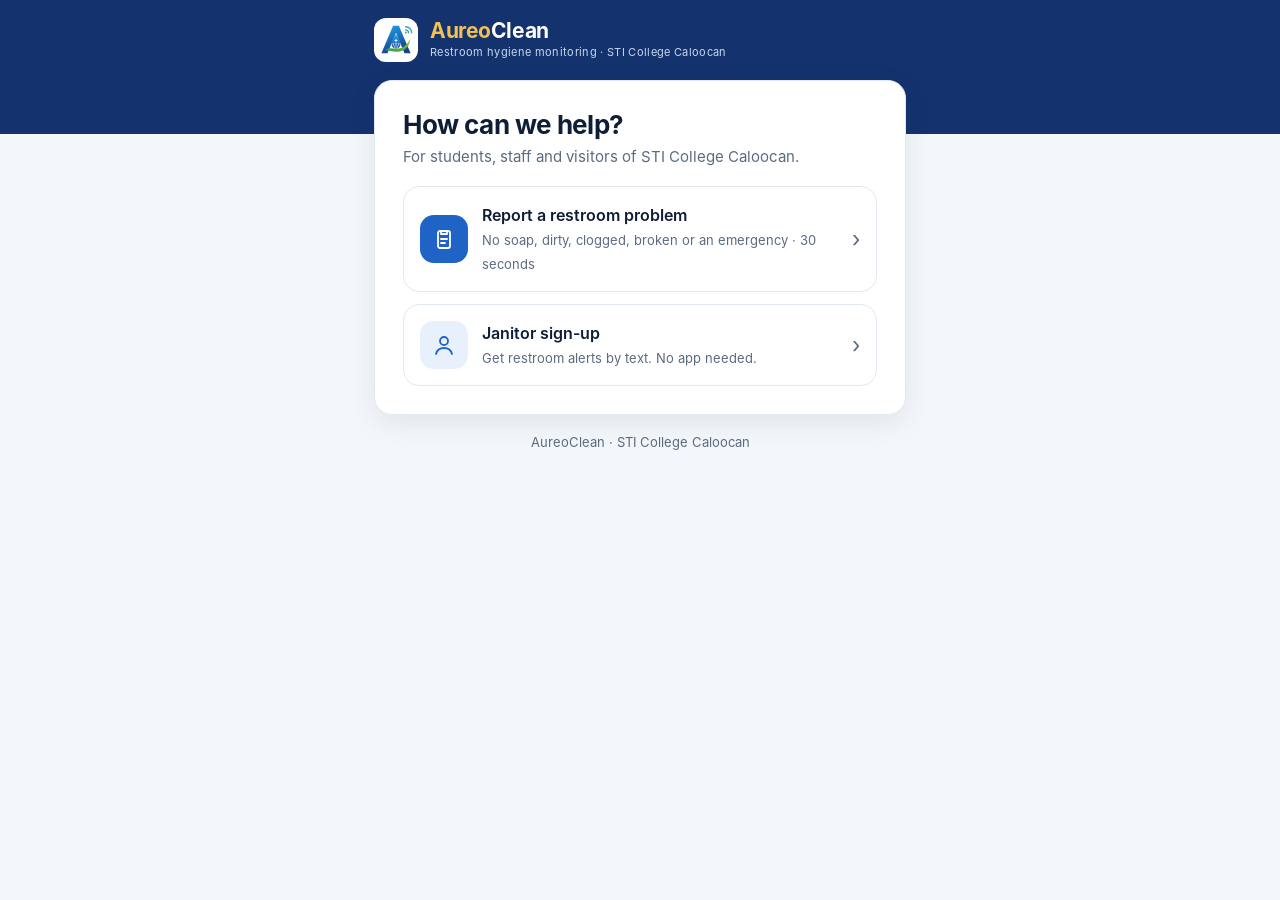
<file: docs/index.html>
<!doctype html>
<html lang="en">
<head>
<meta charset="utf-8">
<meta name="viewport" content="width=device-width, initial-scale=1">
<meta name="referrer" content="no-referrer">
<meta http-equiv="Content-Security-Policy"
      content="default-src 'none'; style-src 'self'; img-src 'self'; font-src 'self'; base-uri 'none'; form-action 'none'">
<title>AureoClean</title>
<link rel="icon" href="assets/icon.png">
<link rel="stylesheet" href="assets/style.css">
</head>
<body>
<header class="top"><div class="inner">
  <div class="mark"><img src="assets/logo.svg" alt=""></div>
  <div><div class="word"><span>Aureo</span>Clean</div><div class="tagline">Restroom hygiene monitoring · STI College Caloocan</div></div>
</div></header>
<main class="narrow">
  <section class="card">
    <h1>How can we help?</h1>
    <p class="lead">For students, staff and visitors of STI College Caloocan.</p>
    <nav class="actions" aria-label="Choose">
      <a class="action primary" href="report/"><span class="ic"><svg viewBox="0 0 24 24" fill="none" stroke="currentColor" stroke-width="1.8" stroke-linecap="round" stroke-linejoin="round" aria-hidden="true"><rect x="6" y="4" width="12" height="17" rx="2"/><path d="M9 4h6v3H9zM9 12h6M9 16h4"/></svg></span>
        <span><b>Report a restroom problem</b><small>No soap, dirty, clogged, broken or an emergency · 30 seconds</small></span><span class="chev" aria-hidden="true">›</span></a>
      <a class="action" href="login/"><span class="ic"><svg viewBox="0 0 24 24" fill="none" stroke="currentColor" stroke-width="1.8" stroke-linecap="round" stroke-linejoin="round" aria-hidden="true"><circle cx="12" cy="8" r="4"/><path d="M4 21c1-4 4.3-6 8-6s7 2 8 6"/></svg></span>
        <span><b>Janitor sign-up</b><small>Get restroom alerts by text. No app needed.</small></span><span class="chev" aria-hidden="true">›</span></a>
    </nav>
  </section>
  <footer>AureoClean · STI College Caloocan</footer>
</main>
</body>
</html>
</file>
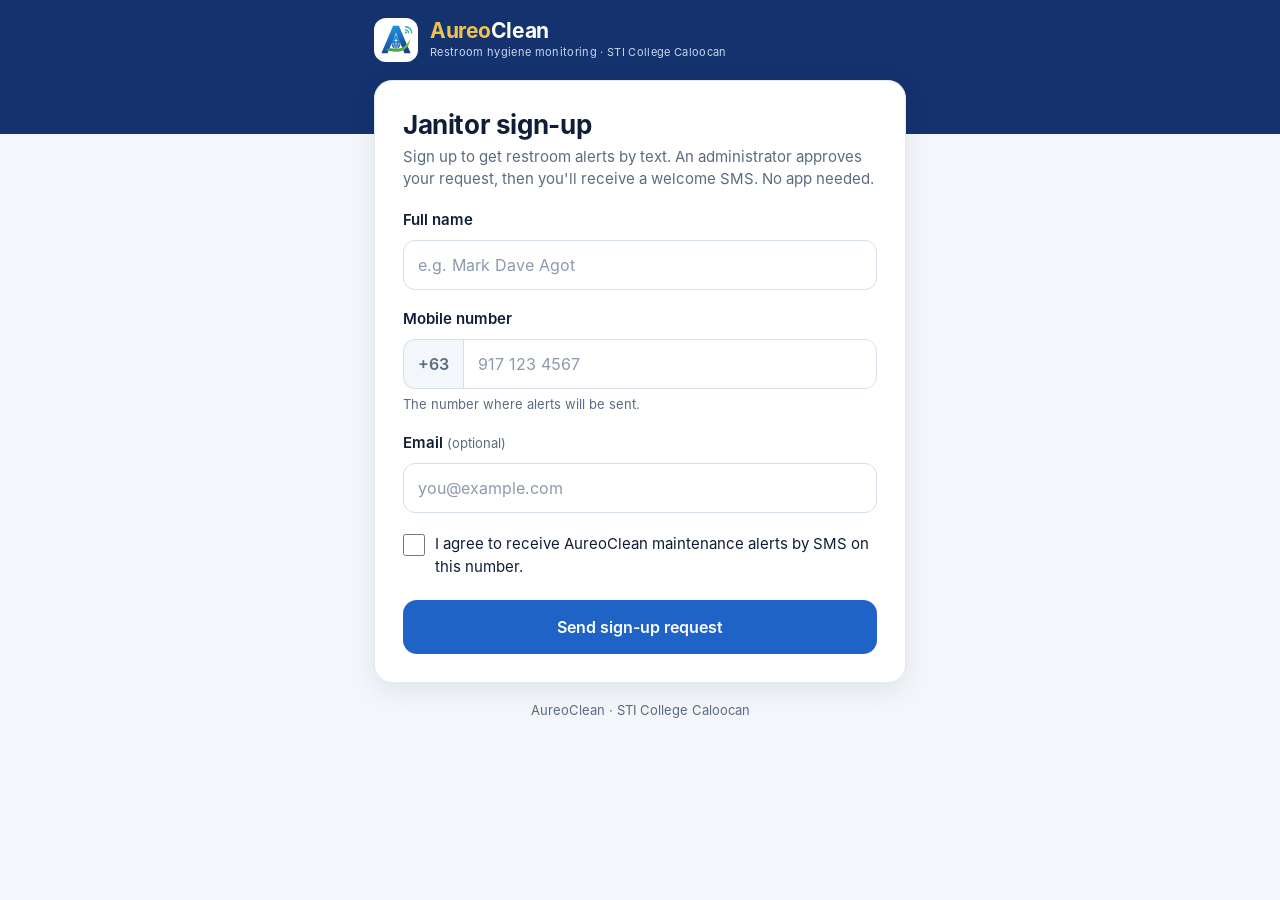
<file: docs/login/index.html>
<!doctype html>
<html lang="en">
<head>
<meta charset="utf-8">
<meta name="viewport" content="width=device-width, initial-scale=1">
<meta name="robots" content="noindex, nofollow">
<meta name="referrer" content="no-referrer">
<meta http-equiv="Content-Security-Policy"
      content="default-src 'none'; script-src 'self' 'unsafe-inline'; style-src 'self'; img-src 'self'; connect-src https://firestore.googleapis.com; font-src 'self'; base-uri 'none'; form-action 'none'">
<title>AureoClean Janitor Sign-up</title>
<link rel="icon" href="../assets/icon.png">
<link rel="stylesheet" href="../assets/style.css">
</head>
<body>
<header class="top"><div class="inner">
  <div class="mark"><img src="../assets/logo.svg" alt=""></div>
  <div><div class="word"><span>Aureo</span>Clean</div><div class="tagline">Restroom hygiene monitoring · STI College Caloocan</div></div>
</div></header>
<a class="skip" href="#name">Skip to the form</a>
<main class="narrow">

  <section class="card" id="form-card" aria-labelledby="t">
    <h1 id="t">Janitor sign-up</h1>
    <p class="lead">Sign up to get restroom alerts by text. An administrator approves your request, then you'll
      receive a welcome SMS. No app needed.</p>
    <form id="form" novalidate>
      <label class="label" for="name">Full name</label>
      <input id="name" type="text" autocomplete="name" maxlength="80" required placeholder="e.g. Mark Dave Agot">

      <label class="label" for="phone">Mobile number</label>
      <div class="phone">
        <span aria-hidden="true">+63</span>
        <input id="phone" type="tel" inputmode="numeric" autocomplete="tel-national" maxlength="13" required
               placeholder="917 123 4567" aria-describedby="phone-hint">
      </div>
      <div class="hint" id="phone-hint">The number where alerts will be sent.</div>

      <label class="label" for="email">Email <span class="opt">(optional)</span></label>
      <input id="email" type="email" autocomplete="email" maxlength="254" placeholder="you@example.com">

      <div class="trap" aria-hidden="true">
        <label for="website">Leave this empty</label>
        <input id="website" type="text" tabindex="-1" autocomplete="off">
      </div>

      <label class="consent">
        <input id="consent" type="checkbox">
        <span>I agree to receive AureoClean maintenance alerts by SMS on this number.</span>
      </label>

      <button class="btn" id="submit" type="submit">Send sign-up request</button>
      <div id="msg" class="msg" role="alert" aria-live="assertive"></div>
    </form>
  </section>

  <section class="card done" id="done-card" hidden aria-live="polite">
    <div class="tick"><svg viewBox="0 0 24 24" fill="none" stroke="currentColor" stroke-width="2.6" stroke-linecap="round" stroke-linejoin="round" aria-hidden="true"><path d="m5 12 5 5 9-10"/></svg></div>
    <h1>Request sent!</h1>
    <p class="lead">Thank you. Here's what happens next:</p>
    <ol>
      <li>An administrator reviews your request.</li>
      <li>Once approved, you'll get a <b>welcome text</b> on <b id="done-phone"></b>.</li>
      <li>After that, restroom alerts arrive by SMS.</li>
    </ol>
  </section>

  <section class="card" id="used-card" hidden>
    <h1>This device already sent a sign-up</h1>
    <p class="lead">Each phone or computer can send one sign-up request. If you need to change your details,
      ask an administrator.</p>
    <a class="btn ghost" href="../report/">Report a restroom problem instead</a>
  </section>

  <footer>AureoClean · STI College Caloocan</footer>
</main>

<script src="../assets/config.js"></script>
<script src="../assets/aureo.js"></script>
<script>
(function () {
  "use strict";
  var A = window.Aureo;
  var form = document.getElementById("form"), msg = document.getElementById("msg"), btn = document.getElementById("submit");

  function show(id) {
    ["form-card", "done-card", "used-card"].forEach(function (c) { document.getElementById(c).hidden = c !== id; });
  }
  if (A.store.get("aureoclean.signedUp")) show("used-card");

  function showError(text) { msg.textContent = text; msg.className = "msg error"; }
  form.addEventListener("input", function () { msg.className = "msg"; });

  form.addEventListener("submit", function (ev) {
    ev.preventDefault();
    var name = document.getElementById("name").value.replace(/\s+/g, " ").trim();
    var phone = A.normalizePhone(document.getElementById("phone").value);
    var email = document.getElementById("email").value.trim().toLowerCase();
    if (name.length < 2) return showError("Please enter your full name.");
    if (!phone) return showError("Enter a valid mobile number, e.g. 917 123 4567.");
    if (email && !/^[^@\s]+@[^@\s]+\.[^@\s]{2,}$/.test(email)) return showError("That email doesn't look right.");
    if (!document.getElementById("consent").checked) return showError("Please tick the box to agree to receive SMS alerts.");

    function done() {
      A.store.set("aureoclean.signedUp", "1");
      document.getElementById("done-phone").textContent = A.prettyPhone(phone);
      show("done-card");
    }
    if (document.getElementById("website").value) return done(); // bot trap: pretend success

    var device = A.deviceId();
    var fields = { fullName: A.v.str(name), phone: A.v.str(phone), consent: A.v.bool(true),
                   source: A.v.str("web"), deviceId: A.v.str(device) };
    if (email) fields.email = A.v.str(email);

    btn.disabled = true; btn.textContent = "Sending…";
    A.store.set("aureoclean.signupTried", "1");
    A.createDoc("aureoWebSignups", device, fields).then(function (r) {
      btn.disabled = false; btn.textContent = "Send sign-up request";
      if (r.ok) return done();
      // The sign-up's ID is this device's ID: a second one is refused by the database.
      if (r.status === 409 || /ALREADY_EXISTS|FAILED_PRECONDITION/.test(r.text) ||
          (r.status === 403 && A.store.get("aureoclean.signupTried"))) {
        A.store.set("aureoclean.signedUp", "1");
        return show("used-card");
      }
      if (r.status === 0) return showError("No internet connection. Check your data or Wi-Fi and try again.");
      if (r.status === 429) return showError("Too many requests right now. Please try again in a minute.");
      showError("Couldn't send your request (error " + r.status + "). Please try again." + A.reason(r));
    });
  });
})();
</script>
</body>
</html>
</file>
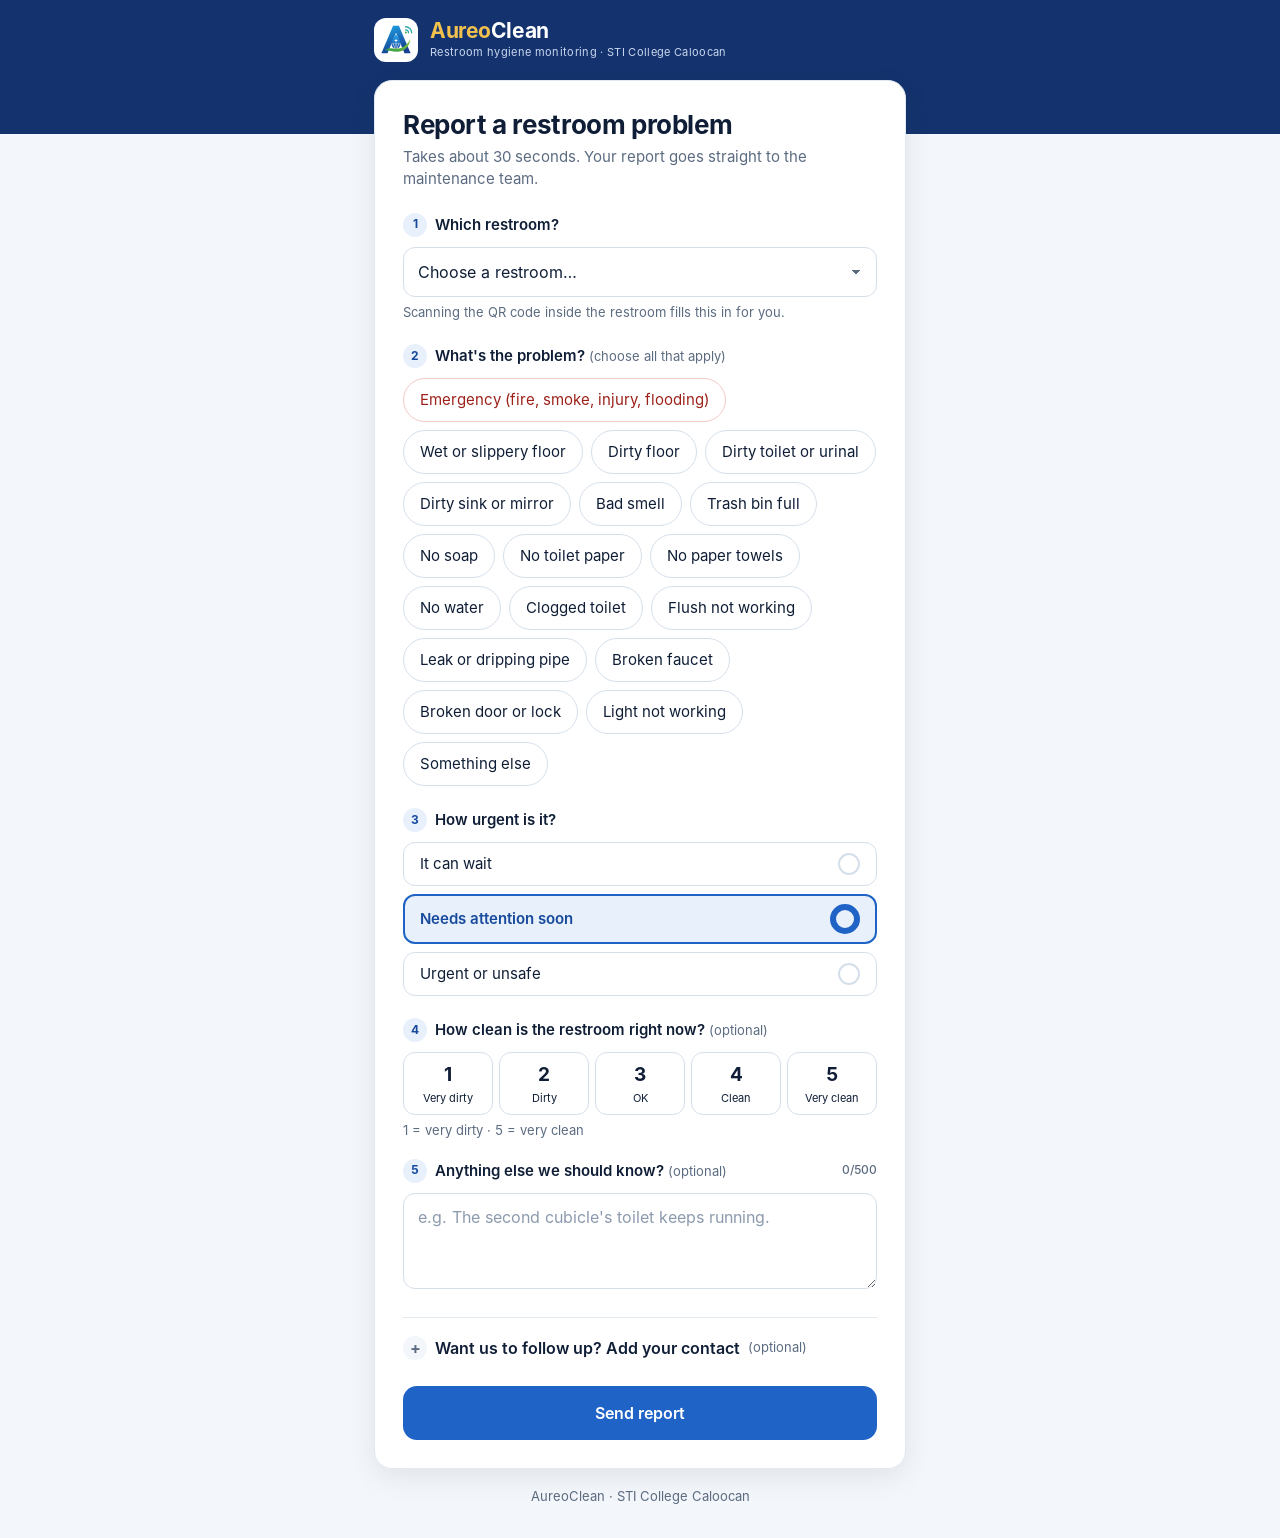
<file: docs/report/index.html>
<!doctype html>
<html lang="en">
<head>
<meta charset="utf-8">
<meta name="viewport" content="width=device-width, initial-scale=1">
<meta name="referrer" content="no-referrer">
<meta http-equiv="Content-Security-Policy"
      content="default-src 'none'; script-src 'self' 'unsafe-inline'; style-src 'self'; img-src 'self'; connect-src 'self' https://firestore.googleapis.com; font-src 'self'; base-uri 'none'; form-action 'none'">
<title>Report a Restroom Problem · AureoClean</title>
<link rel="icon" href="../assets/icon.png">
<link rel="stylesheet" href="../assets/style.css">
</head>
<body>
<header class="top"><div class="inner">
  <div class="mark"><img src="../assets/logo.svg" alt=""></div>
  <div><div class="word"><span>Aureo</span>Clean</div><div class="tagline">Restroom hygiene monitoring · STI College Caloocan</div></div>
</div></header>
<a class="skip" href="#issues-fs">Skip to the questions</a>
<main>

  <section class="card" id="form-card" aria-labelledby="t">
    <h1 id="t">Report a restroom problem</h1>
    <p class="lead">Takes about 30 seconds. Your report goes straight to the maintenance team.</p>

    <form id="form" novalidate>
      <!-- 1. Where -->
      <fieldset>
        <legend><span class="n">1</span>Which restroom?</legend>
        <div class="place" id="place-fixed" hidden>
          <span class="where"><svg viewBox="0 0 24 24" fill="none" stroke="currentColor" stroke-width="2" stroke-linecap="round" stroke-linejoin="round" aria-hidden="true"><path d="M12 21s-7-6.2-7-11a7 7 0 0 1 14 0c0 4.8-7 11-7 11z"/><circle cx="12" cy="10" r="2.5"/></svg><b id="place-name"></b></span>
          <button type="button" class="linkbtn" id="place-change">Change</button>
        </div>
        <div id="place-pick">
          <label class="skip" for="location">Restroom</label>
          <select id="location" aria-describedby="loc-hint"></select>
          <input id="location-other" type="text" maxlength="60" placeholder="Type the location, e.g. 4th floor near the library"
                 aria-label="Other location" hidden>
          <div class="hint" id="loc-hint">Scanning the QR code inside the restroom fills this in for you.</div>
        </div>
      </fieldset>

      <!-- 2. What -->
      <fieldset id="issues-fs">
        <legend><span class="n">2</span>What's the problem? <span class="opt">(choose all that apply)</span></legend>
        <div class="choices" id="issues"></div>
        <div class="alert danger" id="emergency-note" hidden role="alert">
          <b>If anyone is in danger, tell the guard or call 911 now.</b> This report also alerts the
          maintenance team immediately.
        </div>
      </fieldset>

      <!-- 3. How urgent -->
      <fieldset>
        <legend><span class="n">3</span>How urgent is it?</legend>
        <div class="choices stack" id="urgency"></div>
      </fieldset>

      <!-- 4. Cleanliness rating -->
      <fieldset>
        <legend><span class="n">4</span>How clean is the restroom right now? <span class="opt">(optional)</span></legend>
        <div class="rating" id="rating" role="radiogroup" aria-label="Cleanliness from 1 (very dirty) to 5 (very clean)"></div>
        <div class="hint">1 = very dirty · 5 = very clean</div>
      </fieldset>

      <!-- 5. Details -->
      <label class="label" for="details"><span class="n">5</span>Anything else we should know? <span class="opt">(optional)</span>
        <span class="counter" id="count">0/500</span></label>
      <textarea id="details" maxlength="500" placeholder="e.g. The second cubicle's toilet keeps running."></textarea>

      <!-- 6. Contact (optional) -->
      <details class="more">
        <summary>Want us to follow up? Add your contact <span class="opt">(optional)</span></summary>
        <label class="label" for="cname">Your name</label>
        <input id="cname" type="text" maxlength="60" autocomplete="name">
        <label class="label" for="cphone">Mobile number</label>
        <div class="phone">
          <span aria-hidden="true">+63</span>
          <input id="cphone" type="tel" inputmode="numeric" maxlength="13" autocomplete="tel-national" placeholder="917 123 4567">
        </div>
        <div class="hint">Only used to contact you about this report.</div>
      </details>

      <div class="trap" aria-hidden="true">
        <label for="website">Leave this empty</label>
        <input id="website" type="text" tabindex="-1" autocomplete="off">
      </div>

      <button class="btn" id="submit" type="submit">Send report</button>
      <div id="msg" class="msg" role="alert" aria-live="assertive"></div>
    </form>
  </section>

  <section class="card done" id="done-card" hidden aria-live="polite">
    <div class="tick"><svg viewBox="0 0 24 24" fill="none" stroke="currentColor" stroke-width="2.6" stroke-linecap="round" stroke-linejoin="round" aria-hidden="true"><path d="m5 12 5 5 9-10"/></svg></div>
    <h1>Thank you! Report sent.</h1>
    <p class="lead">Reference <span class="ref" id="ref"></span> · <span id="done-place"></span></p>
    <p class="lead" id="done-emergency" hidden><b>The maintenance team has been alerted.</b>
      If anyone is in danger, tell the guard or call 911.</p>
    <button class="btn ghost" type="button" id="again">Report another problem</button>
  </section>

  <footer>AureoClean · STI College Caloocan</footer>
</main>

<script src="../assets/config.js"></script>
<script src="../assets/aureo.js"></script>
<script>
(function () {
  "use strict";
  var A = window.Aureo, cfg = A.cfg;
  var $ = function (id) { return document.getElementById(id); };
  var params = new URLSearchParams(location.search);
  var qrCode = (params.get("r") || "").replace(/[^A-Za-z0-9-]/g, "").slice(0, 30);
  var source = qrCode ? "qr" : "web";
  var locations = cfg.locations || [];
  var place = null; // {code, name}

  // ---- 1. location
  var sel = $("location");
  var first = document.createElement("option"); first.value = ""; first.textContent = "Choose a restroom…"; sel.appendChild(first);
  locations.forEach(function (l) { var o = document.createElement("option"); o.value = l.code; o.textContent = l.name; sel.appendChild(o); });
  var other = document.createElement("option"); other.value = "__other"; other.textContent = "Somewhere else…"; sel.appendChild(other);
  sel.addEventListener("change", function () { $("location-other").hidden = sel.value !== "__other"; });

  function fixPlace(p) {
    place = p;
    $("place-name").textContent = p.name;
    $("place-fixed").hidden = false; $("place-pick").hidden = true;
  }
  if (qrCode) {
    var known = locations.filter(function (l) { return l.code.toUpperCase() === qrCode.toUpperCase(); })[0];
    fixPlace(known || { code: qrCode, name: (params.get("n") || qrCode).slice(0, 60) });
  }
  $("place-change").addEventListener("click", function () {
    place = null; $("place-fixed").hidden = true; $("place-pick").hidden = false; sel.focus();
  });

  // ---- 2 & 3. issues and urgency come from the shared list (issues.json)
  function choice(type, name, value, text, extra) {
    var l = document.createElement("label"); l.className = "choice" + (extra ? " " + extra : "");
    var i = document.createElement("input"); i.type = type; i.name = name; i.value = value;
    var s = document.createElement("span"); s.textContent = text;
    l.appendChild(i); l.appendChild(s); return l;
  }
  var schemaReady = fetch("../assets/issues.json", { cache: "no-cache" }).then(function (r) { return r.json(); })
    .then(function (schema) {
      schema.issues.forEach(function (it) {
        var chip = choice("checkbox", "issue", it.code, it.code === "emergency" ? "Emergency (fire, smoke, injury, flooding)" : it.label, it.code === "emergency" ? "danger" : "");
        $("issues").appendChild(chip);
      });
      schema.urgency.forEach(function (u) { $("urgency").appendChild(choice("radio", "urgency", u.code, u.label)); });
      document.querySelector('input[name=urgency][value=medium]').checked = true;
      for (var n = 1; n <= 5; n++) {
        var c = choice("radio", "rating", String(n), "");
        var num = document.createElement("b"); num.textContent = String(n);
        c.querySelector("span").appendChild(num);
        c.querySelector("span").appendChild(document.createTextNode(["Very dirty", "Dirty", "OK", "Clean", "Very clean"][n - 1]));
        c.querySelector("input").setAttribute("aria-label", n + " of 5");
        $("rating").appendChild(c);
      }
      document.querySelector('input[value=emergency]').addEventListener("change", function (e) {
        $("emergency-note").hidden = !e.target.checked;
        if (e.target.checked) document.querySelector('input[name=urgency][value=high]').checked = true;
      });
    })
    .catch(function () { showError("Couldn't load the form. Check your internet connection and reload the page."); });

  // ---- details counter
  $("details").addEventListener("input", function () { $("count").textContent = $("details").value.length + "/500"; });

  var msg = $("msg"), btn = $("submit");
  function showError(text) { msg.textContent = text; msg.className = "msg error"; msg.scrollIntoView({ block: "nearest" }); }
  $("form").addEventListener("input", function (e) { if (e.target.id !== "details") msg.className = "msg"; });

  $("form").addEventListener("submit", function (ev) {
    ev.preventDefault();
    schemaReady.then(send);
  });

  function send() {
    var loc = place;
    if (!loc) {
      if (sel.value === "__other") {
        var t = $("location-other").value.replace(/\s+/g, " ").trim();
        if (t.length < 2) return showError("Please type where the problem is.");
        loc = { code: "", name: t };
      } else if (sel.value) {
        loc = locations.filter(function (l) { return l.code === sel.value; })[0];
      } else {
        return showError("Please choose which restroom.");
      }
    }
    var issues = [].map.call(document.querySelectorAll("input[name=issue]:checked"), function (i) { return i.value; });
    if (!issues.length) return showError("Please choose at least one problem.");
    var urgency = (document.querySelector("input[name=urgency]:checked") || {}).value || "medium";
    var rating = (document.querySelector("input[name=rating]:checked") || {}).value;
    var details = $("details").value.trim().slice(0, 500);
    if (issues.indexOf("other") >= 0 && details.length < 3) return showError("Please describe the problem in “Anything else”.");
    var cname = $("cname").value.replace(/\s+/g, " ").trim().slice(0, 60);
    var cphoneRaw = $("cphone").value.trim(), cphone = cphoneRaw ? A.normalizePhone(cphoneRaw) : null;
    if (cphoneRaw && !cphone) return showError("That mobile number doesn't look right, e.g. 917 123 4567.");

    var last = parseInt(A.store.get("aureoclean.lastReport") || "0", 10);
    if (Date.now() - last < 60000 && issues.indexOf("emergency") < 0) {
      return showError("You just sent a report. Please wait a minute before sending another.");
    }

    var refId = A.randomId(20);
    function done() {
      A.store.set("aureoclean.lastReport", String(Date.now()));
      $("ref").textContent = refId.slice(0, 6).toUpperCase();
      $("done-place").textContent = loc.name;
      $("done-emergency").hidden = issues.indexOf("emergency") < 0 && urgency !== "high";
      $("form-card").hidden = true; $("done-card").hidden = false; $("done-card").focus && window.scrollTo(0, 0);
    }
    if ($("website").value) return done(); // bot trap

    var fields = { location: A.v.str(loc.name), issues: A.v.list(issues), urgency: A.v.str(urgency),
                   deviceId: A.v.str(A.deviceId()), source: A.v.str(source) };
    if (loc.code) fields.locationCode = A.v.str(loc.code);
    if (rating) fields.rating = A.v.int(rating);
    if (details) fields.details = A.v.str(details);
    if (cname) fields.contactName = A.v.str(cname);
    if (cphone) fields.contactPhone = A.v.str(cphone);

    btn.disabled = true; btn.textContent = "Sending…";
    A.createDoc("aureoPublicReports", refId, fields).then(function (r) {
      btn.disabled = false; btn.textContent = "Send report";
      if (r.ok) return done();
      if (r.status === 0) return showError("No internet connection. Check your data or Wi-Fi and try again.");
      if (r.status === 429) return showError("Too many reports right now. Please try again in a minute.");
      showError("Couldn't send the report (error " + r.status + "). Please try again." + A.reason(r));
    });
  }

  $("again").addEventListener("click", function () {
    [].forEach.call(document.querySelectorAll("input[name=issue], input[name=rating]"), function (i) { i.checked = false; });
    document.querySelector('input[name=urgency][value=medium]').checked = true;
    $("details").value = ""; $("count").textContent = "0/500"; $("emergency-note").hidden = true;
    $("done-card").hidden = true; $("form-card").hidden = false; window.scrollTo(0, 0);
  });
})();
</script>
</body>
</html>
</file>
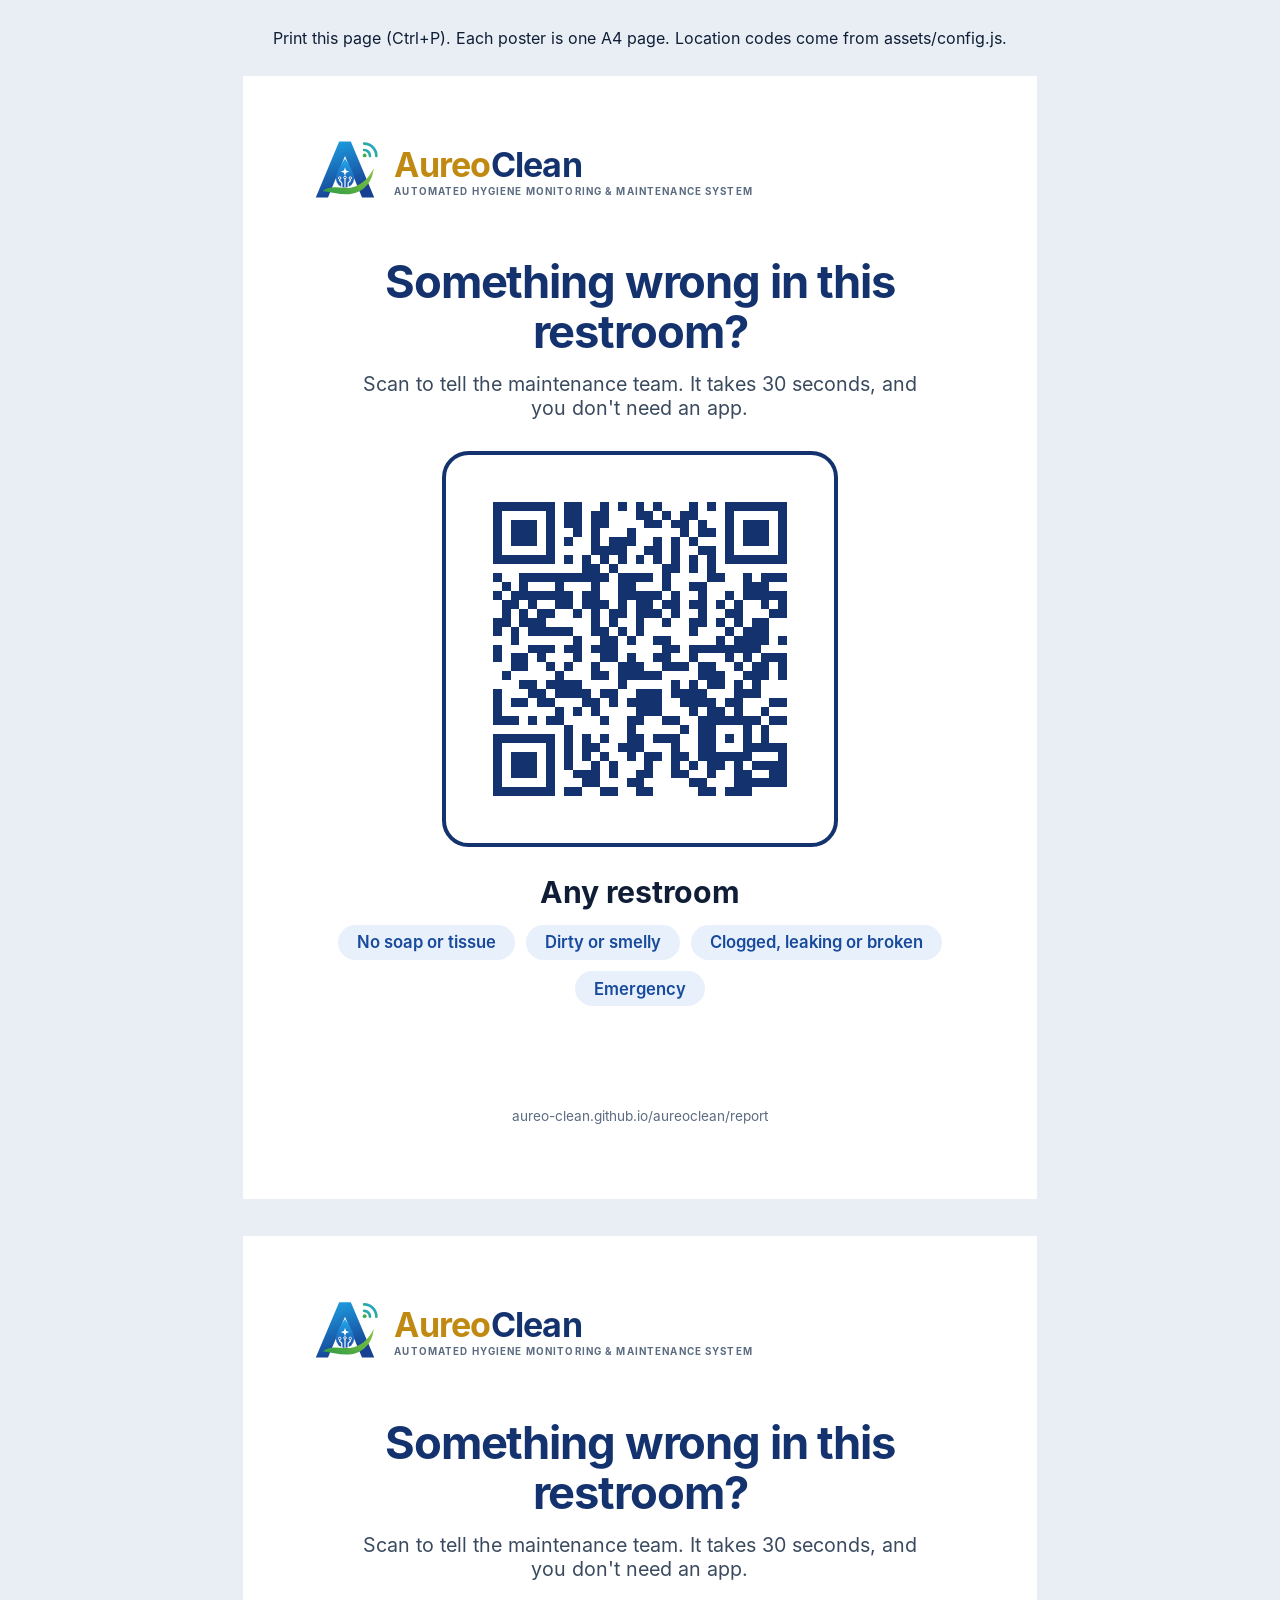
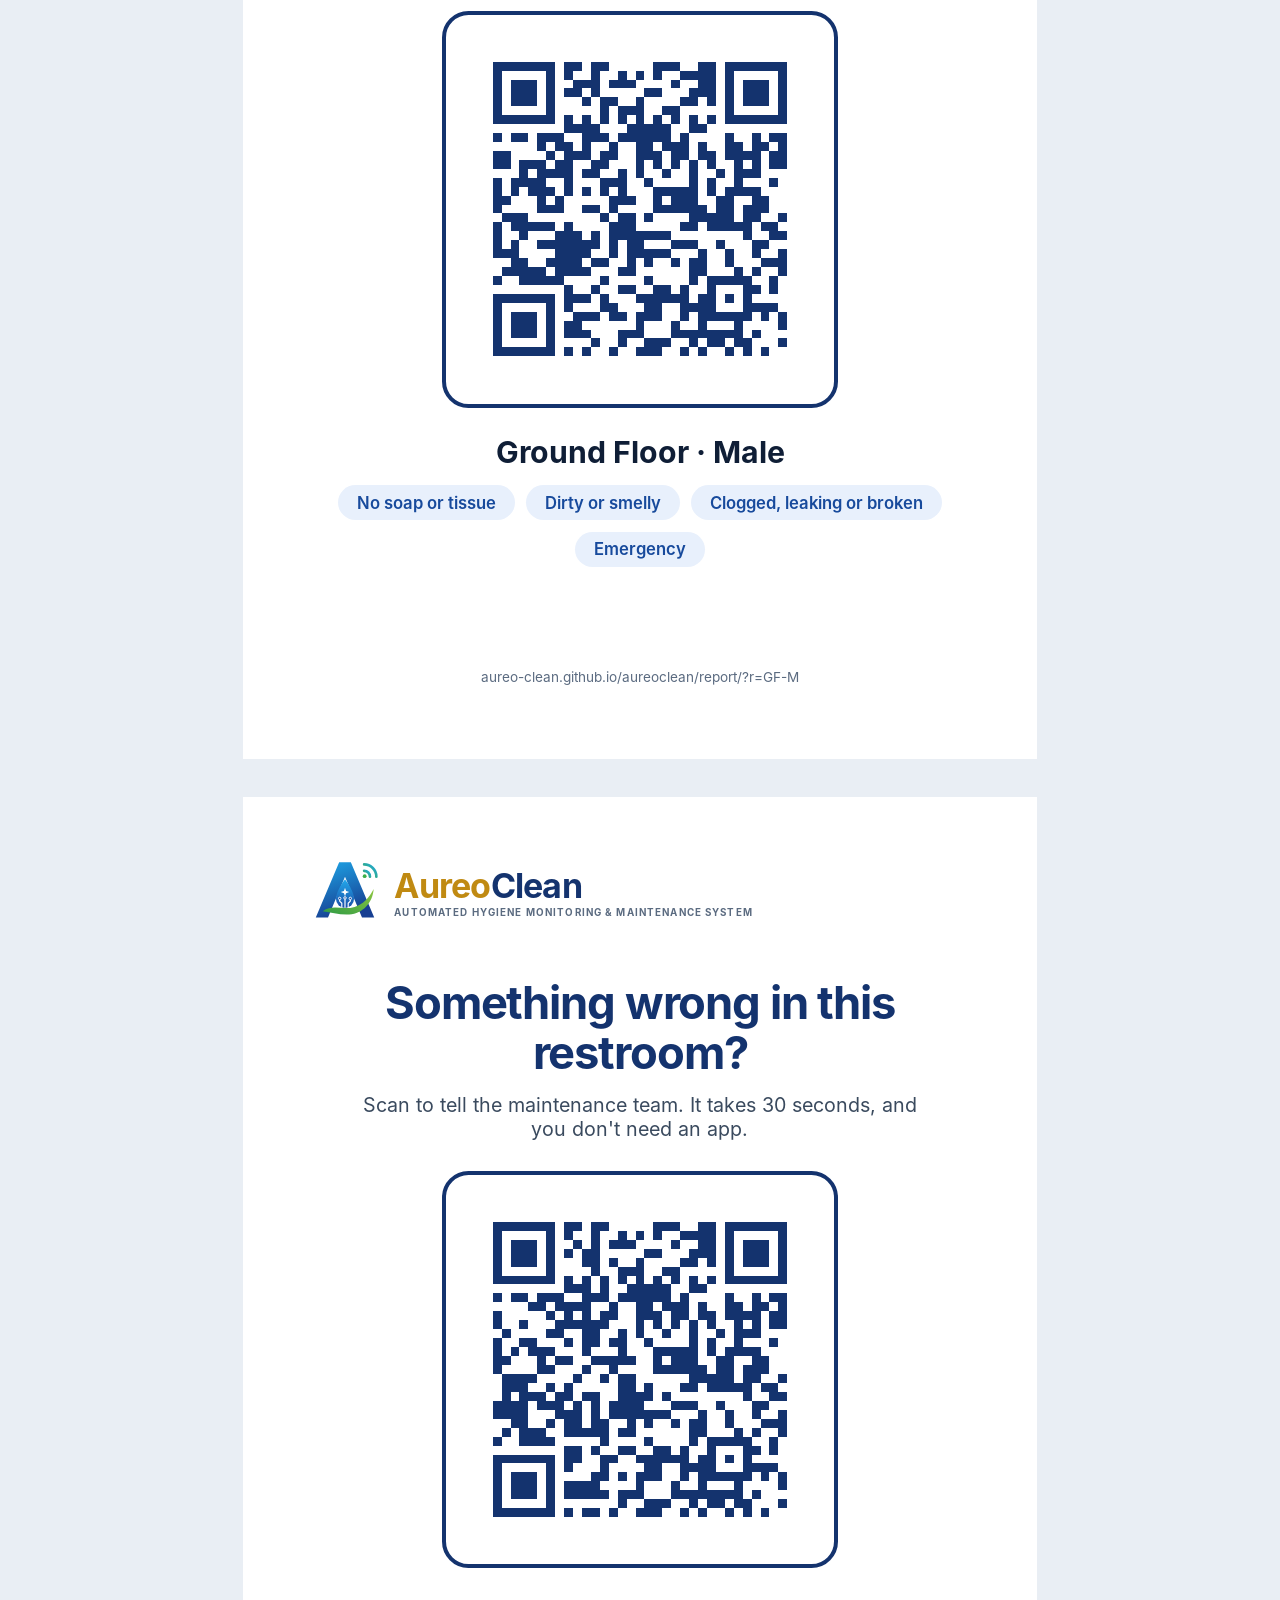
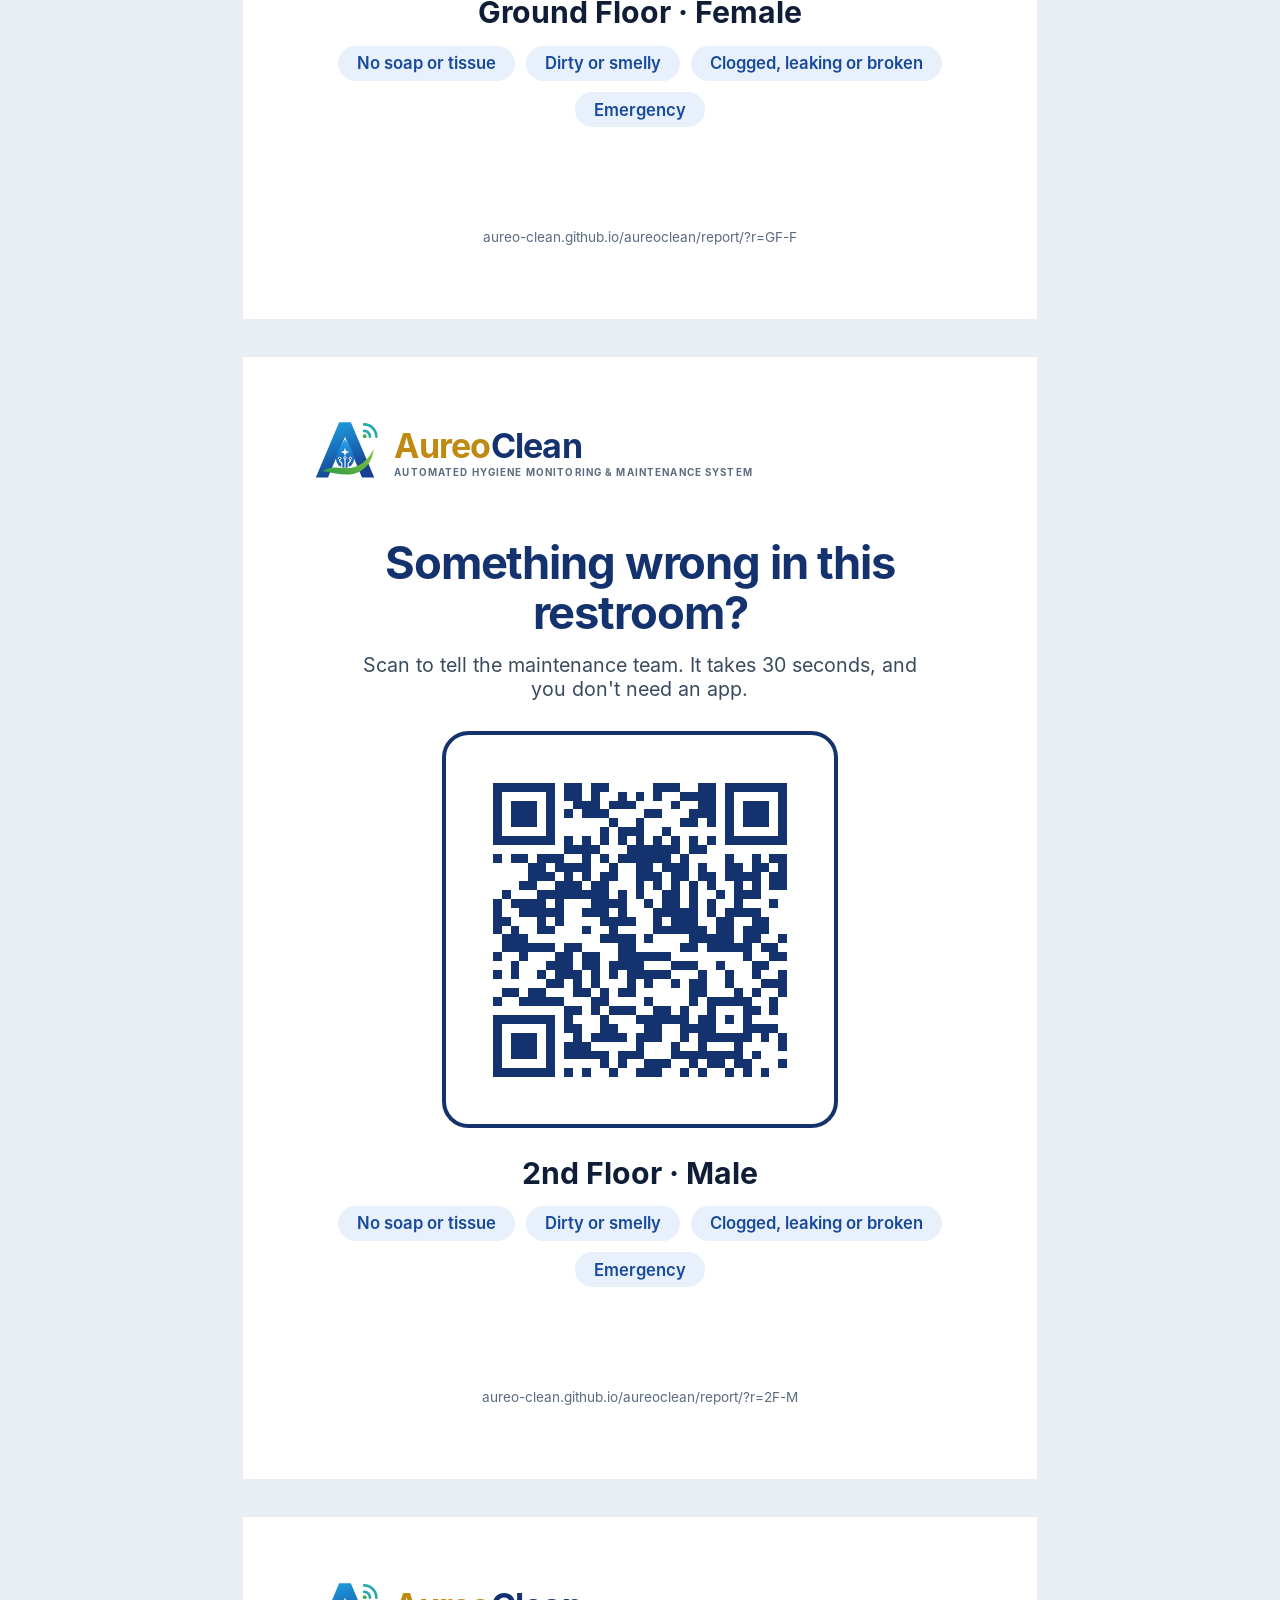
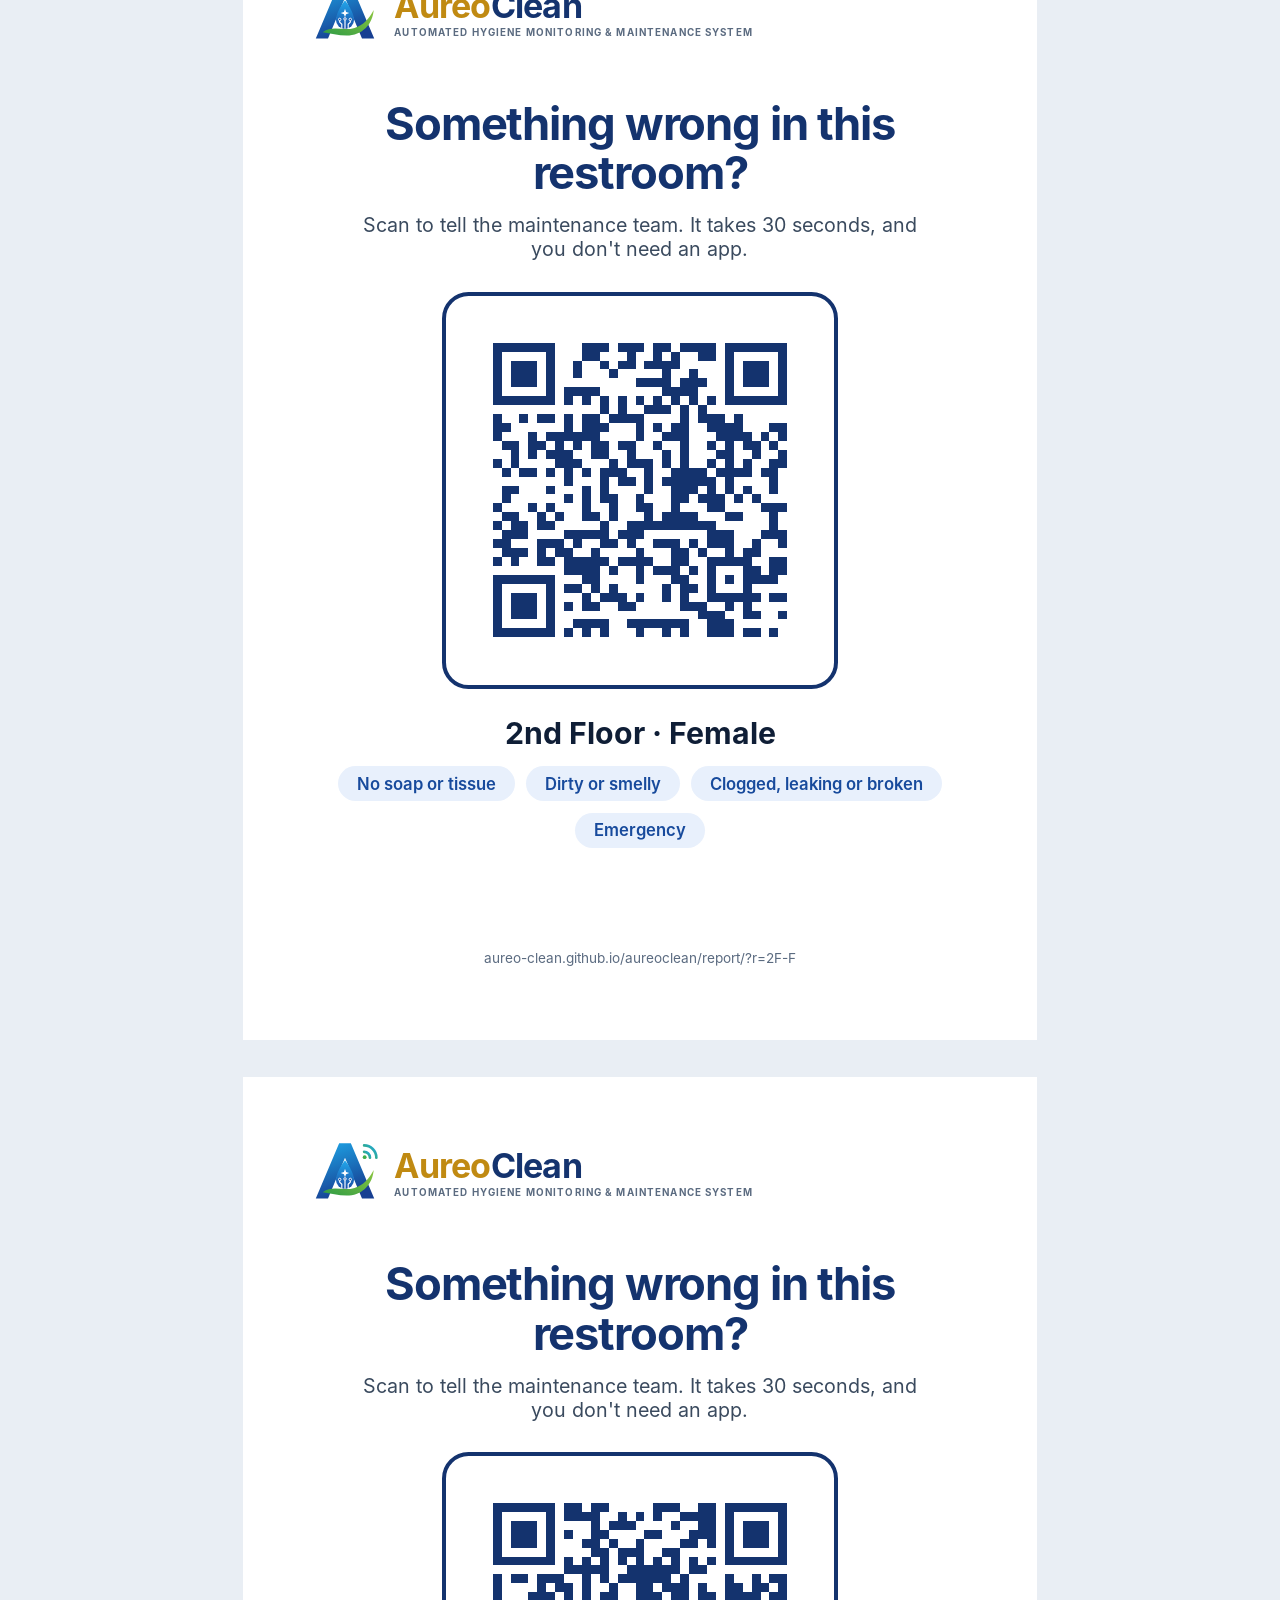
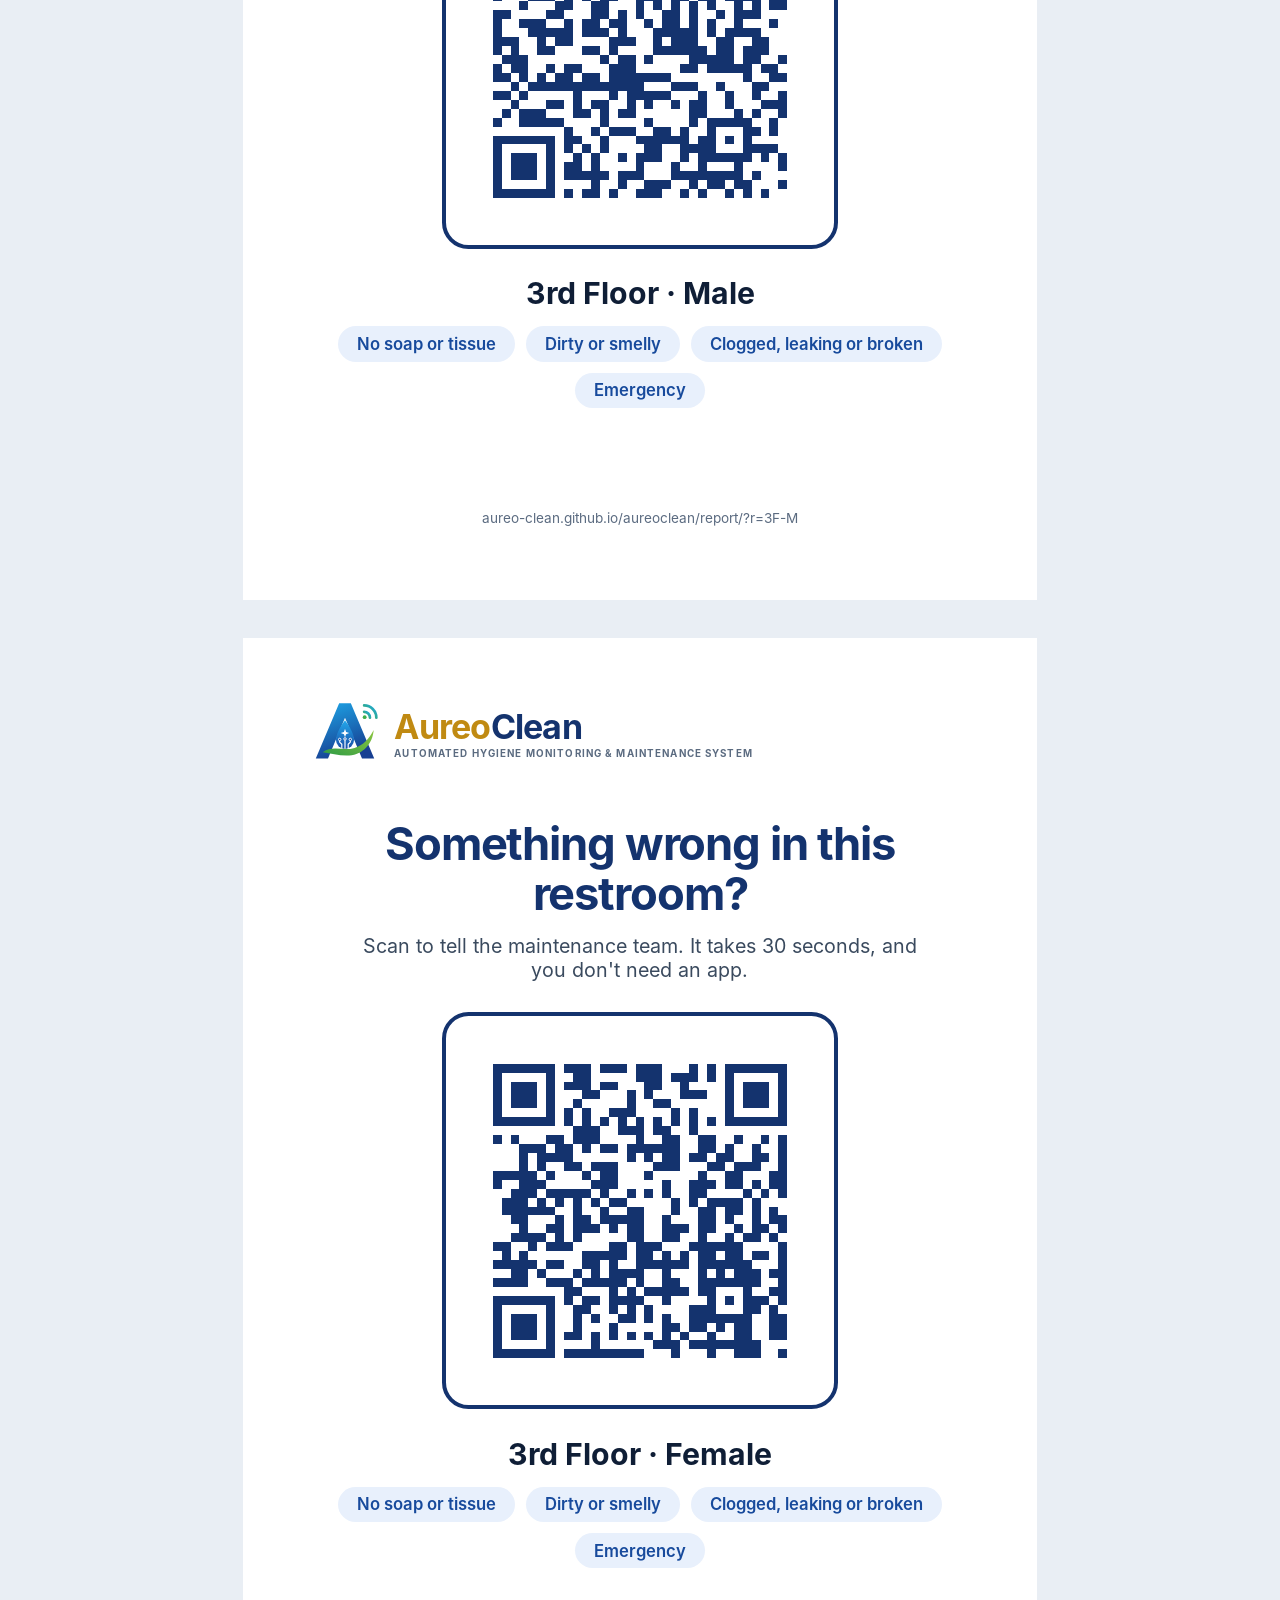
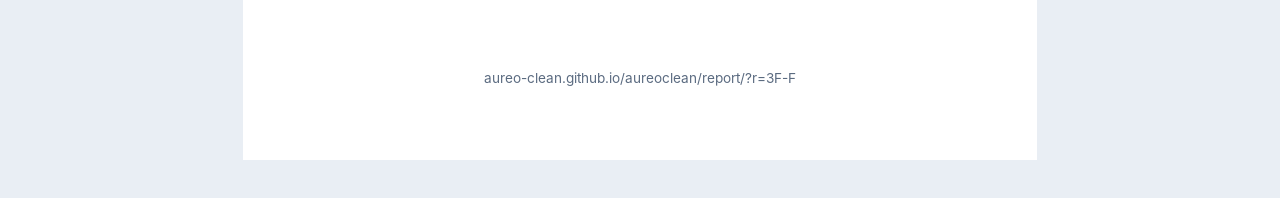
<file: docs/qr/posters.html>
<!doctype html>
<html lang="en"><head><meta charset="utf-8"><meta name="viewport" content="width=device-width, initial-scale=1">
<title>AureoClean QR Posters</title>
<link rel="stylesheet" href="posters.css"></head>
<body>
<p class="screen-only">Print this page (Ctrl+P). Each poster is one A4 page. Location codes come from assets/config.js.</p>
<section class="poster">
  <header><img class="logo" src="../assets/logo.svg" alt=""><div><p class="name"><span>Aureo</span>Clean</p>
  <p class="tag">AUTOMATED HYGIENE MONITORING &amp; MAINTENANCE SYSTEM</p></div></header>
  <h1>Something wrong in this restroom?</h1>
  <p class="sub">Scan to tell the maintenance team. It takes 30 seconds, and you don't need an app.</p>
  <img class="qr" src="report.svg" alt="QR code linking to the AureoClean report page for Any restroom">
  <p class="place">Any restroom</p>
  <ul><li>No soap or tissue</li><li>Dirty or smelly</li><li>Clogged, leaking or broken</li><li>Emergency</li></ul>
  <p class="url">aureo-clean.github.io/aureoclean/report</p>
</section>
<section class="poster">
  <header><img class="logo" src="../assets/logo.svg" alt=""><div><p class="name"><span>Aureo</span>Clean</p>
  <p class="tag">AUTOMATED HYGIENE MONITORING &amp; MAINTENANCE SYSTEM</p></div></header>
  <h1>Something wrong in this restroom?</h1>
  <p class="sub">Scan to tell the maintenance team. It takes 30 seconds, and you don't need an app.</p>
  <img class="qr" src="report-GF-M.svg" alt="QR code linking to the AureoClean report page for Ground Floor · Male">
  <p class="place">Ground Floor · Male</p>
  <ul><li>No soap or tissue</li><li>Dirty or smelly</li><li>Clogged, leaking or broken</li><li>Emergency</li></ul>
  <p class="url">aureo-clean.github.io/aureoclean/report/?r=GF-M</p>
</section>
<section class="poster">
  <header><img class="logo" src="../assets/logo.svg" alt=""><div><p class="name"><span>Aureo</span>Clean</p>
  <p class="tag">AUTOMATED HYGIENE MONITORING &amp; MAINTENANCE SYSTEM</p></div></header>
  <h1>Something wrong in this restroom?</h1>
  <p class="sub">Scan to tell the maintenance team. It takes 30 seconds, and you don't need an app.</p>
  <img class="qr" src="report-GF-F.svg" alt="QR code linking to the AureoClean report page for Ground Floor · Female">
  <p class="place">Ground Floor · Female</p>
  <ul><li>No soap or tissue</li><li>Dirty or smelly</li><li>Clogged, leaking or broken</li><li>Emergency</li></ul>
  <p class="url">aureo-clean.github.io/aureoclean/report/?r=GF-F</p>
</section>
<section class="poster">
  <header><img class="logo" src="../assets/logo.svg" alt=""><div><p class="name"><span>Aureo</span>Clean</p>
  <p class="tag">AUTOMATED HYGIENE MONITORING &amp; MAINTENANCE SYSTEM</p></div></header>
  <h1>Something wrong in this restroom?</h1>
  <p class="sub">Scan to tell the maintenance team. It takes 30 seconds, and you don't need an app.</p>
  <img class="qr" src="report-2F-M.svg" alt="QR code linking to the AureoClean report page for 2nd Floor · Male">
  <p class="place">2nd Floor · Male</p>
  <ul><li>No soap or tissue</li><li>Dirty or smelly</li><li>Clogged, leaking or broken</li><li>Emergency</li></ul>
  <p class="url">aureo-clean.github.io/aureoclean/report/?r=2F-M</p>
</section>
<section class="poster">
  <header><img class="logo" src="../assets/logo.svg" alt=""><div><p class="name"><span>Aureo</span>Clean</p>
  <p class="tag">AUTOMATED HYGIENE MONITORING &amp; MAINTENANCE SYSTEM</p></div></header>
  <h1>Something wrong in this restroom?</h1>
  <p class="sub">Scan to tell the maintenance team. It takes 30 seconds, and you don't need an app.</p>
  <img class="qr" src="report-2F-F.svg" alt="QR code linking to the AureoClean report page for 2nd Floor · Female">
  <p class="place">2nd Floor · Female</p>
  <ul><li>No soap or tissue</li><li>Dirty or smelly</li><li>Clogged, leaking or broken</li><li>Emergency</li></ul>
  <p class="url">aureo-clean.github.io/aureoclean/report/?r=2F-F</p>
</section>
<section class="poster">
  <header><img class="logo" src="../assets/logo.svg" alt=""><div><p class="name"><span>Aureo</span>Clean</p>
  <p class="tag">AUTOMATED HYGIENE MONITORING &amp; MAINTENANCE SYSTEM</p></div></header>
  <h1>Something wrong in this restroom?</h1>
  <p class="sub">Scan to tell the maintenance team. It takes 30 seconds, and you don't need an app.</p>
  <img class="qr" src="report-3F-M.svg" alt="QR code linking to the AureoClean report page for 3rd Floor · Male">
  <p class="place">3rd Floor · Male</p>
  <ul><li>No soap or tissue</li><li>Dirty or smelly</li><li>Clogged, leaking or broken</li><li>Emergency</li></ul>
  <p class="url">aureo-clean.github.io/aureoclean/report/?r=3F-M</p>
</section>
<section class="poster">
  <header><img class="logo" src="../assets/logo.svg" alt=""><div><p class="name"><span>Aureo</span>Clean</p>
  <p class="tag">AUTOMATED HYGIENE MONITORING &amp; MAINTENANCE SYSTEM</p></div></header>
  <h1>Something wrong in this restroom?</h1>
  <p class="sub">Scan to tell the maintenance team. It takes 30 seconds, and you don't need an app.</p>
  <img class="qr" src="report-3F-F.svg" alt="QR code linking to the AureoClean report page for 3rd Floor · Female">
  <p class="place">3rd Floor · Female</p>
  <ul><li>No soap or tissue</li><li>Dirty or smelly</li><li>Clogged, leaking or broken</li><li>Emergency</li></ul>
  <p class="url">aureo-clean.github.io/aureoclean/report/?r=3F-F</p>
</section>
</body></html>
</file>
<file: docs/assets/style.css>
/* AureoClean public pages (report, janitor sign-up, home): same design as the app —
   navy band, white cards, Inter, soft shadows, light animations. Phone-first. */
@font-face { font-family: Inter; font-weight: 400; font-display: swap; src: url("fonts/inter-Regular.woff") format("woff"); }
@font-face { font-family: Inter; font-weight: 500; font-display: swap; src: url("fonts/inter-Medium.woff") format("woff"); }
@font-face { font-family: Inter; font-weight: 600; font-display: swap; src: url("fonts/inter-SemiBold.woff") format("woff"); }
@font-face { font-family: Inter; font-weight: 700; font-display: swap; src: url("fonts/inter-Bold.woff") format("woff"); }

:root {
  --navy: #14336E; --blue: #1F63C6; --blue-dark: #174A9C; --blue-soft: #E8F0FC;
  --green: #2E9E48; --green-text: #1F6B31; --green-btn: #1F7A35; --green-soft: #E5F4E8;
  --gold: #C08A12; --gold-light: #F2C14E; --amber: #8A5200; --amber-soft: #FFF3DC;
  --red: #B3261E; --red-text: #9C211A; --red-soft: #FBE9E7;
  --ink: #0F1E36; --muted: #5B6B80; --line: #E3E9F1; --line-2: #D5DFEA; --ground: #F3F6FA; --surface: #FFFFFF;
  --nav-text: #C9D6EE; --ease: cubic-bezier(.2,.7,.2,1);
}
* { box-sizing: border-box; }
html { -webkit-text-size-adjust: 100%; }
body { margin: 0; min-height: 100vh; background: var(--ground); color: var(--ink);
       font: 16px/1.5 Inter, system-ui, -apple-system, "Segoe UI", Roboto, sans-serif; -webkit-font-smoothing: antialiased;
       -webkit-tap-highlight-color: transparent; }
a { color: var(--blue); }
.skip { position: absolute; left: -9999px; }
.skip:focus { left: 16px; top: 8px; background: #fff; padding: 8px 12px; border-radius: 8px; z-index: 9; }
[hidden] { display: none !important; }

@keyframes rise { from { opacity: 0; transform: translateY(8px); } to { opacity: 1; transform: none; } }
@keyframes pop { from { opacity: 0; transform: scale(.9); } to { opacity: 1; transform: none; } }
@media (prefers-reduced-motion: reduce) { *, *::before, *::after { animation: none !important; transition: none !important; } }

/* ---------- navy band + brand ---------- */
.top { background: var(--navy); color: #fff; padding: calc(18px + env(safe-area-inset-top)) 16px 64px; }
.top .inner { max-width: 532px; margin: 0 auto; display: flex; align-items: center; gap: 12px; }
.mark { width: 44px; height: 44px; border-radius: 12px; background: #fff; display: flex; align-items: center; justify-content: center; flex: none; }
.mark img { width: 34px; height: 34px; }
.word { font-size: 21px; font-weight: 700; letter-spacing: -.02em; line-height: 1.1; }
.word span { color: var(--gold-light); }
.tagline { font-size: 11px; color: var(--nav-text); letter-spacing: .03em; margin-top: 2px; }

main { max-width: 560px; margin: -48px auto 0; padding: 0 14px 32px; }

/* ---------- cards ---------- */
.card { background: var(--surface); border: 1px solid var(--line); border-radius: 18px; padding: 22px 20px;
        box-shadow: 0 8px 28px rgba(16,30,54,.08); animation: rise .3s var(--ease) both; }
.card + .card { margin-top: 14px; }
h1 { margin: 0 0 4px; font-size: 23px; font-weight: 700; letter-spacing: -.015em; line-height: 1.25; }
.lead { margin: 0 0 6px; color: var(--muted); font-size: 15px; }

/* numbered steps */
fieldset { border: 0; padding: 0; margin: 22px 0 0; min-width: 0; }
legend, .label { display: block; font-size: 15px; font-weight: 600; color: var(--ink); margin: 0 0 10px; padding: 0; width: 100%; line-height: 1.4; }
legend .n, .label .n { width: 24px; height: 24px; border-radius: 50%; background: var(--blue-soft); color: var(--blue-dark); margin-right: 8px;
                       font-size: 12px; font-weight: 700; display: inline-flex; align-items: center; justify-content: center; vertical-align: 1px; }
label.label { margin-top: 18px; }
.opt { font-weight: 400; color: var(--muted); font-size: 13px; }
.hint { font-size: 13px; color: var(--muted); margin-top: 6px; }
.counter { float: right; font-weight: 500; color: var(--muted); font-size: 12px; margin-top: 3px; }

input[type=text], input[type=tel], input[type=email], select, textarea {
  width: 100%; font: inherit; color: var(--ink); background: #fff; border: 1px solid var(--line-2); border-radius: 12px;
  padding: 11px 14px; min-height: 50px; transition: border-color .15s, box-shadow .15s; appearance: none; -webkit-appearance: none; }
select { background-image: linear-gradient(45deg, transparent 50%, var(--muted) 50%), linear-gradient(135deg, var(--muted) 50%, transparent 50%);
         background-position: calc(100% - 20px) 22px, calc(100% - 15px) 22px; background-size: 5px 5px; background-repeat: no-repeat; padding-right: 36px; }
textarea { min-height: 96px; resize: vertical; }
input:focus, select:focus, textarea:focus { outline: none; border-color: var(--blue); box-shadow: 0 0 0 3px rgba(31,99,198,.15); }
:focus-visible { outline: 3px solid rgba(31,99,198,.4); outline-offset: 2px; }
input::placeholder, textarea::placeholder { color: #8C9AAD; }
#location-other { margin-top: 8px; }

.phone { display: flex; }
.phone span { display: flex; align-items: center; padding: 0 14px; border: 1px solid var(--line-2); border-right: 0;
              border-radius: 12px 0 0 12px; background: var(--ground); color: var(--muted); font-weight: 600; }
.phone input { border-radius: 0 12px 12px 0; }

/* the restroom from the QR code */
.place { display: flex; align-items: center; justify-content: space-between; gap: 10px; padding: 12px 14px; border-radius: 12px;
         background: var(--green-soft); border: 1px solid #BFE3C8; animation: pop .25s var(--ease) both; }
.place .where { display: flex; align-items: center; gap: 8px; }
.place svg { width: 18px; height: 18px; color: var(--green-text); flex: none; }
.place b { color: var(--ink); font-weight: 600; }
.linkbtn { background: none; border: 0; color: var(--blue); font: inherit; font-weight: 600; cursor: pointer; padding: 6px 4px; min-height: 40px; }

/* problems: pill chips built from real checkboxes (keyboard + screen reader friendly) */
.choices { display: flex; flex-wrap: wrap; gap: 8px; }
.choices.stack { flex-direction: column; }
.choice { position: relative; }
.choice input { position: absolute; opacity: 0; width: 1px; height: 1px; }
.choice span { display: flex; align-items: center; gap: 8px; min-height: 44px; padding: 9px 16px; border: 1px solid var(--line-2);
               border-radius: 999px; cursor: pointer; background: #fff; font-size: 15px; user-select: none;
               transition: background .12s, border-color .12s, color .12s, transform .08s; }
.choice span:active { transform: scale(.97); }
.choice input:checked + span { border: 2px solid var(--blue); padding: 8px 15px; background: var(--blue-soft); color: var(--blue-dark); font-weight: 600; }
.choice input:checked + span::before { content: ""; width: 14px; height: 8px; border-left: 2.5px solid currentColor; border-bottom: 2.5px solid currentColor;
                                        transform: rotate(-45deg) translate(1px, -2px); }
.choice input:focus-visible + span { outline: 3px solid rgba(31,99,198,.4); outline-offset: 2px; }
.choice.danger span { color: var(--red-text); border-color: #F1C9C5; }
.choice.danger input:checked + span { border-color: var(--red); background: var(--red-soft); color: var(--red-text); }
.choices.stack .choice span { border-radius: 12px; }
.choices.stack .choice input:checked + span::before { display: none; }
.choices.stack .choice span::after { content: ""; margin-left: auto; width: 18px; height: 18px; border-radius: 50%; border: 2px solid var(--line-2); flex: none; }
.choices.stack .choice input:checked + span::after { border: 6px solid var(--blue); }

.rating { display: grid; grid-template-columns: repeat(5, minmax(0, 1fr)); gap: 6px; }
.rating .choice span { flex-direction: column; justify-content: center; gap: 0; padding: 8px 2px; border-radius: 12px; font-size: 11px; text-align: center; min-height: 58px; }
.rating .choice input:checked + span { padding: 7px 1px; }
.rating .choice input:checked + span::before { display: none; }
.rating .choice b { font-size: 19px; font-weight: 700; }

.alert { margin-top: 12px; padding: 12px 14px; border-radius: 12px; font-size: 14px; animation: rise .2s var(--ease) both; }
.alert.danger { color: var(--red-text); background: var(--red-soft); border: 1px solid #F1C9C5; }
.alert.warn { color: var(--amber); background: var(--amber-soft); }

details.more { margin-top: 22px; border-top: 1px solid var(--line); padding-top: 14px; }
details.more summary { cursor: pointer; font-weight: 600; min-height: 32px; list-style: none; display: flex; align-items: center; gap: 8px; flex-wrap: wrap; }
details.more summary::-webkit-details-marker { display: none; }
details.more summary::before { content: "+"; width: 24px; height: 24px; border-radius: 50%; background: var(--ground); color: var(--muted);
                               display: inline-flex; align-items: center; justify-content: center; font-weight: 700; flex: none; }
details.more[open] summary::before { content: "–"; }

.consent { display: flex; gap: 10px; align-items: flex-start; margin: 20px 0 4px; font-size: 15px; cursor: pointer; }
.consent input { width: 22px; height: 22px; margin: 1px 0 0; accent-color: var(--blue); flex: none; }
.trap { position: absolute; left: -10000px; width: 1px; height: 1px; overflow: hidden; }

.btn { display: flex; align-items: center; justify-content: center; gap: 8px; width: 100%; margin-top: 22px; min-height: 54px;
       border: 0; border-radius: 14px; cursor: pointer; text-decoration: none; font: 600 16px Inter, system-ui, sans-serif;
       color: #fff; background: var(--blue); transition: background .15s, box-shadow .15s, transform .1s; }
.btn:hover { background: var(--blue-dark); box-shadow: 0 6px 18px rgba(31,99,198,.28); color: #fff; }
.btn:active { transform: scale(.98); }
.btn:disabled { opacity: .6; cursor: default; box-shadow: none; transform: none; }
.btn.ghost { background: #fff; color: var(--ink); border: 1px solid var(--line-2); }
.btn.ghost:hover { background: #fff; box-shadow: 0 2px 10px rgba(16,30,54,.08); color: var(--ink); }

.msg { margin-top: 14px; padding: 11px 14px; border-radius: 12px; font-size: 14px; display: none; }
.msg.error { display: block; color: var(--red-text); background: var(--red-soft); animation: rise .2s var(--ease) both; }

/* thank-you */
.done { text-align: center; padding: 28px 20px; }
.tick { width: 68px; height: 68px; border-radius: 50%; margin: 0 auto 14px; display: flex; align-items: center; justify-content: center;
        background: var(--green-soft); color: var(--green-text); animation: pop .35s var(--ease) both; }
.tick svg { width: 32px; height: 32px; }
.done ol { text-align: left; color: var(--muted); font-size: 15px; padding-left: 22px; margin: 14px auto 0; max-width: 340px; }
.done ol li { margin-bottom: 6px; }
.ref { font-family: ui-monospace, Menlo, monospace; background: var(--ground); padding: 2px 8px; border-radius: 6px; color: var(--navy); font-weight: 600; }

/* home page: big actions */
.actions { display: flex; flex-direction: column; gap: 12px; margin-top: 18px; }
.action { display: flex; align-items: center; gap: 14px; padding: 16px; border-radius: 16px; border: 1px solid var(--line);
          background: #fff; color: var(--ink); text-decoration: none; transition: transform .15s, box-shadow .15s, border-color .15s; }
.action:hover { transform: translateY(-1px); box-shadow: 0 8px 22px rgba(16,30,54,.10); color: var(--ink); }
.action .ic { width: 48px; height: 48px; border-radius: 14px; background: var(--blue-soft); color: var(--blue); display: flex;
              align-items: center; justify-content: center; flex: none; }
.action.primary .ic { background: var(--blue); color: #fff; }
.action .ic svg { width: 24px; height: 24px; }
.action b { display: block; font-size: 16px; font-weight: 600; }
.action small { color: var(--muted); font-size: 13px; }
.action .chev { margin-left: auto; color: var(--muted); font-size: 22px; }

footer { margin-top: 18px; text-align: center; font-size: 13px; color: var(--muted); }
@media (min-width: 700px) { .card { padding: 28px; } h1 { font-size: 26px; } .top { padding-bottom: 72px; } main { margin-top: -54px; } }
</file>
<file: docs/qr/posters.css>
@page { size: A4; margin: 0; }
@font-face { font-family: Inter; font-weight: 400; src: url("../assets/fonts/inter-Regular.woff") format("woff"); }
@font-face { font-family: Inter; font-weight: 600; src: url("../assets/fonts/inter-SemiBold.woff") format("woff"); }
@font-face { font-family: Inter; font-weight: 700; src: url("../assets/fonts/inter-Bold.woff") format("woff"); }
* { box-sizing: border-box; }
body { margin: 0; font-family: Inter, system-ui, -apple-system, "Segoe UI", Roboto, sans-serif; color: #0F1E36; background: #E9EEF4; }
.screen-only { text-align: center; padding: 12px; }
.poster { width: 210mm; height: 297mm; margin: 0 auto 10mm; background: #fff; padding: 16mm 18mm;
          display: flex; flex-direction: column; align-items: center; text-align: center; page-break-after: always; }
header { display: flex; align-items: center; gap: 4mm; align-self: flex-start; }
.logo { width: 18mm; height: 18mm; }
.name { margin: 0; font-size: 9mm; font-weight: 700; color: #14336E; text-align: left; letter-spacing: -.2mm; }
.name span { color: #C08A12; }
.tag { margin: 0; font-size: 2.6mm; font-weight: 700; letter-spacing: .3mm; color: #5B6B80; text-align: left; }
h1 { font-size: 12mm; line-height: 1.1; margin: 14mm 0 4mm; color: #14336E; letter-spacing: -.3mm; }
.sub { font-size: 5.2mm; margin: 0 0 8mm; color: #3A4A5E; max-width: 150mm; }
.qr { width: 105mm; height: 105mm; border: 1.2mm solid #14336E; border-radius: 7mm; padding: 3mm; }
.place { font-size: 8mm; font-weight: 700; margin: 7mm 0 4mm; }
ul { list-style: none; padding: 0; margin: 0; display: flex; flex-wrap: wrap; gap: 3mm; justify-content: center; }
li { background: #E8F0FC; color: #174A9C; border-radius: 10mm; padding: 2mm 5mm; font-size: 4.4mm; font-weight: 600; }
.url { margin-top: auto; font-size: 3.6mm; color: #5B6B80; }
@media print { body { background: #fff; } .screen-only { display: none; } .poster { margin: 0; } }
</file>
